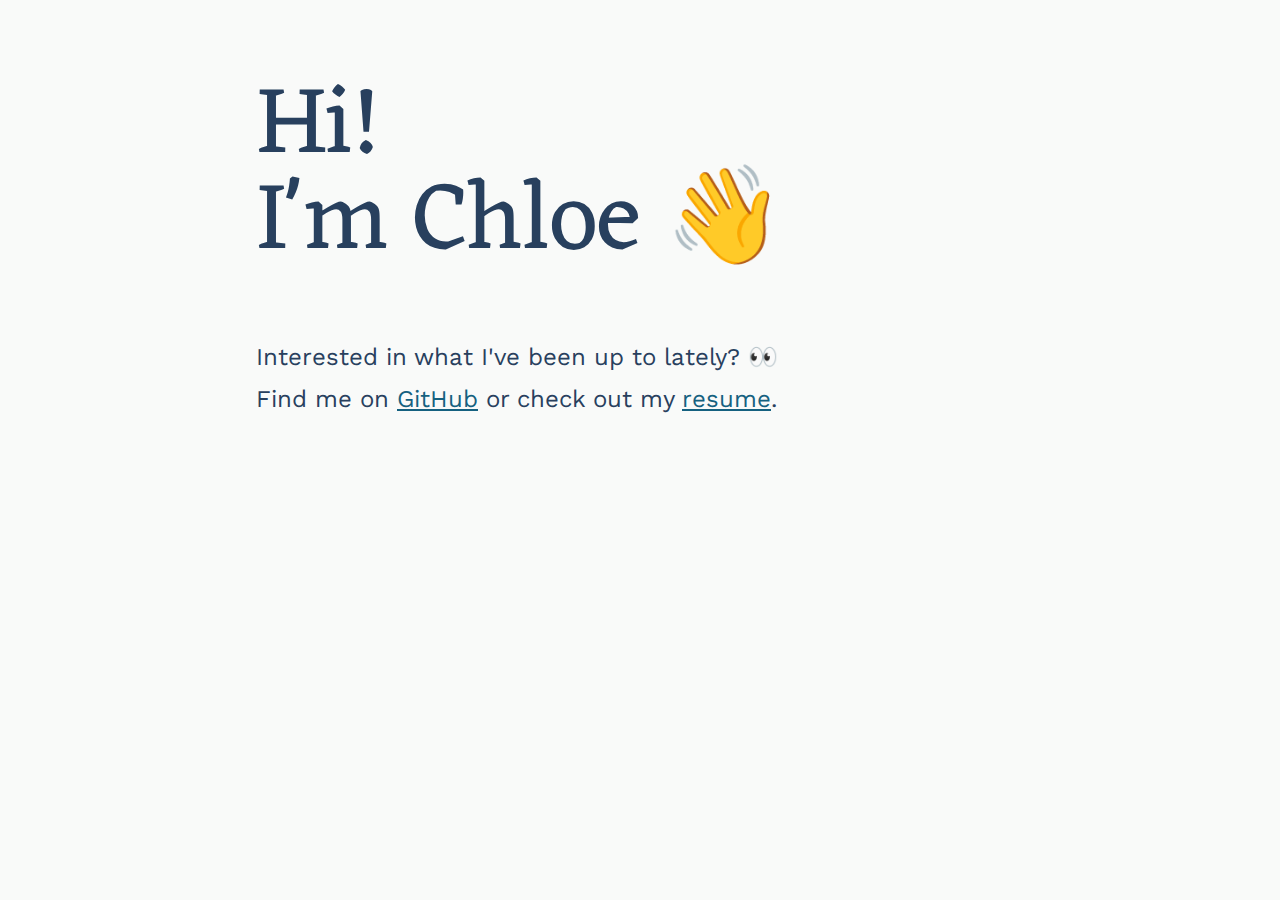
<file: index.html>
<!DOCTYPE html>
<html lang="en">
  <head>
    <meta charset="utf-8" />
    
    <title>Hi! I'm Chloe 👋 — Chloe Reimer</title>
    
    <meta name="viewport" content="width=device-width, initial-scale=1.0" />
    
    <link rel="icon" href="data:image/svg+xml,<svg xmlns=%22http://www.w3.org/2000/svg%22 viewBox=%220 0 100 100%22><text y=%22.9em%22 font-size=%2290%22>🌿</text></svg>">
    
    <link rel="stylesheet" href="css/normalize.css">
    <link rel="stylesheet" href="css/common.css">
    <link rel="stylesheet" href="css/pages/index.css">

    <link rel="preconnect" href="https://fonts.googleapis.com">
    <link rel="preconnect" href="https://fonts.gstatic.com" crossorigin>
    <link href="https://fonts.googleapis.com/css2?family=Eczar&family=Work+Sans:wght@400;500&display=swap" rel="stylesheet">
  </head>
  <body>
    <header>
      <h1 id="chloe">
        Hi!<br/>
        I'm Chloe 👋
      </h1>
    </header>

    <main id="summary">
      <p>
        Interested in what I've been up to lately? 👀<br/>
        Find me on <a href="https://github.com/chloereimer" target="_blank">GitHub</a> or check out my <a href="./resume" target="_blank">resume</a>.
      </p>
    </main>
  </body>
</html>
</file>
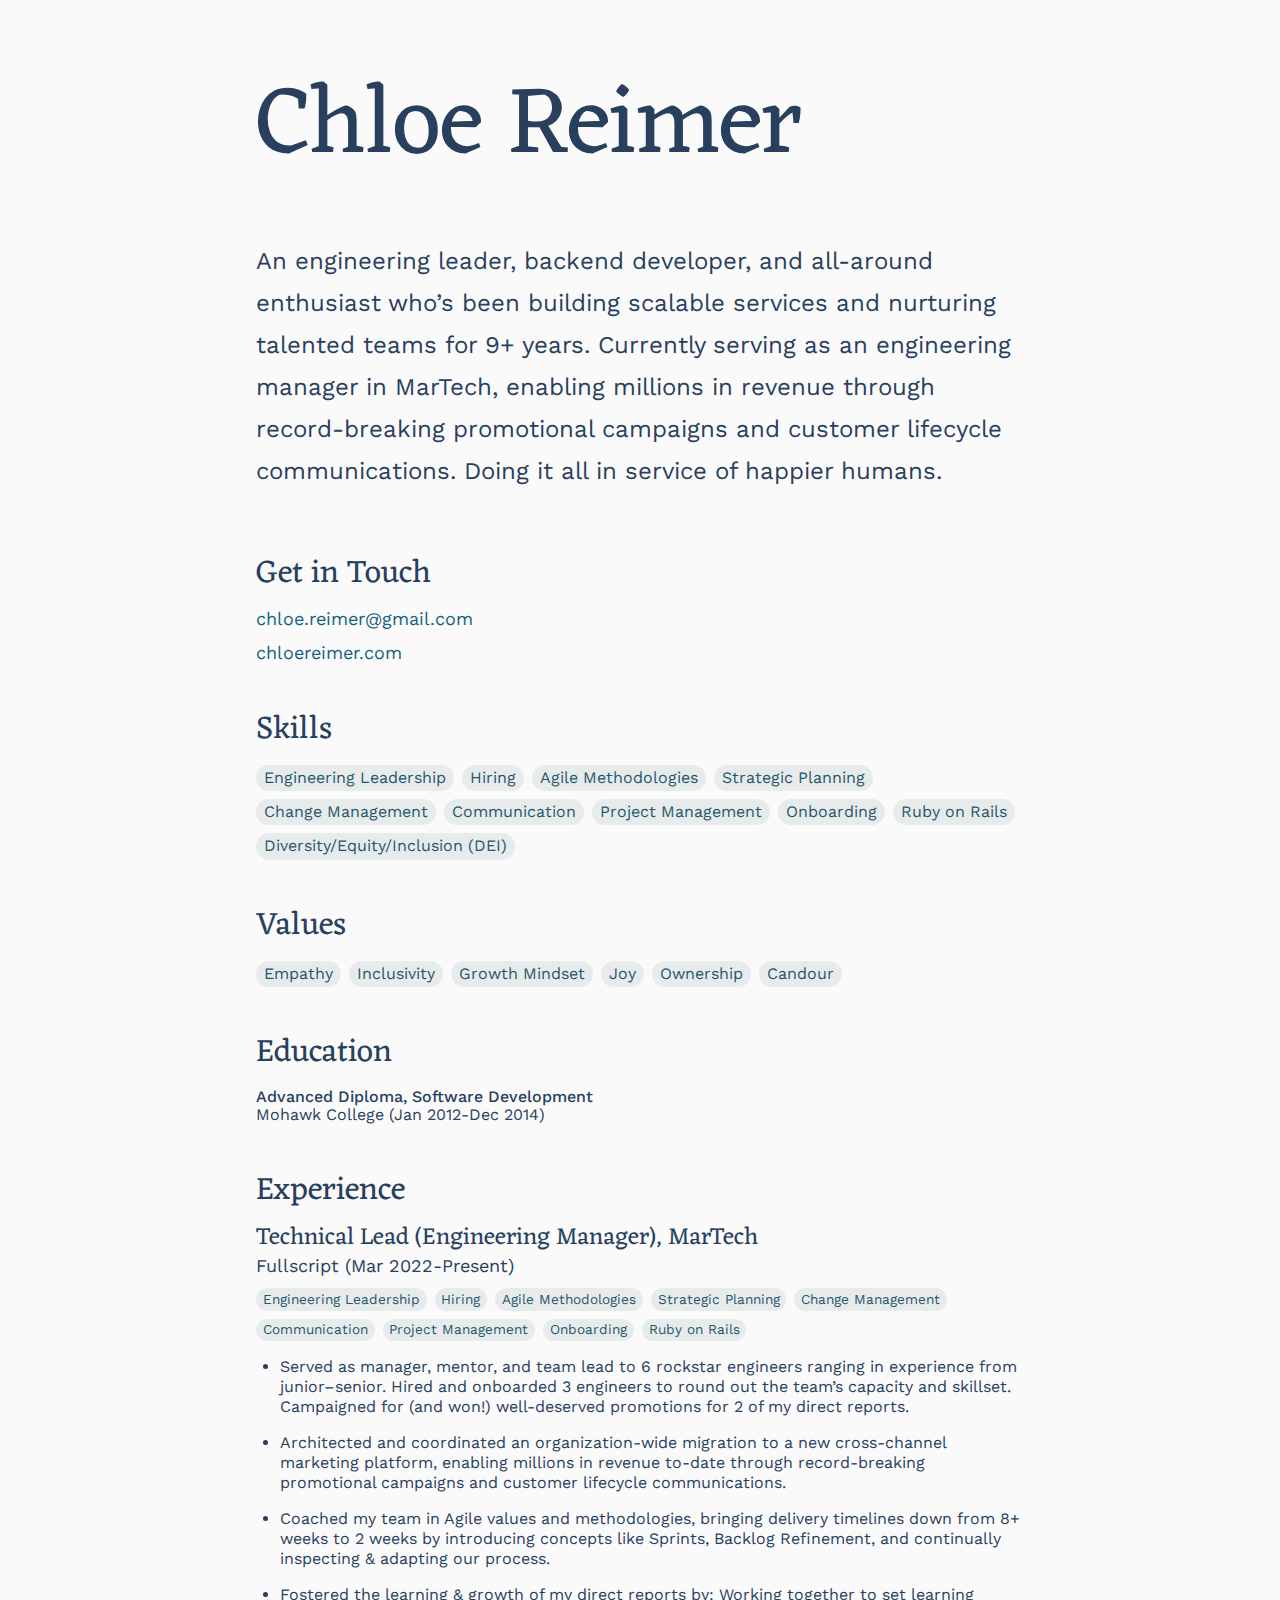
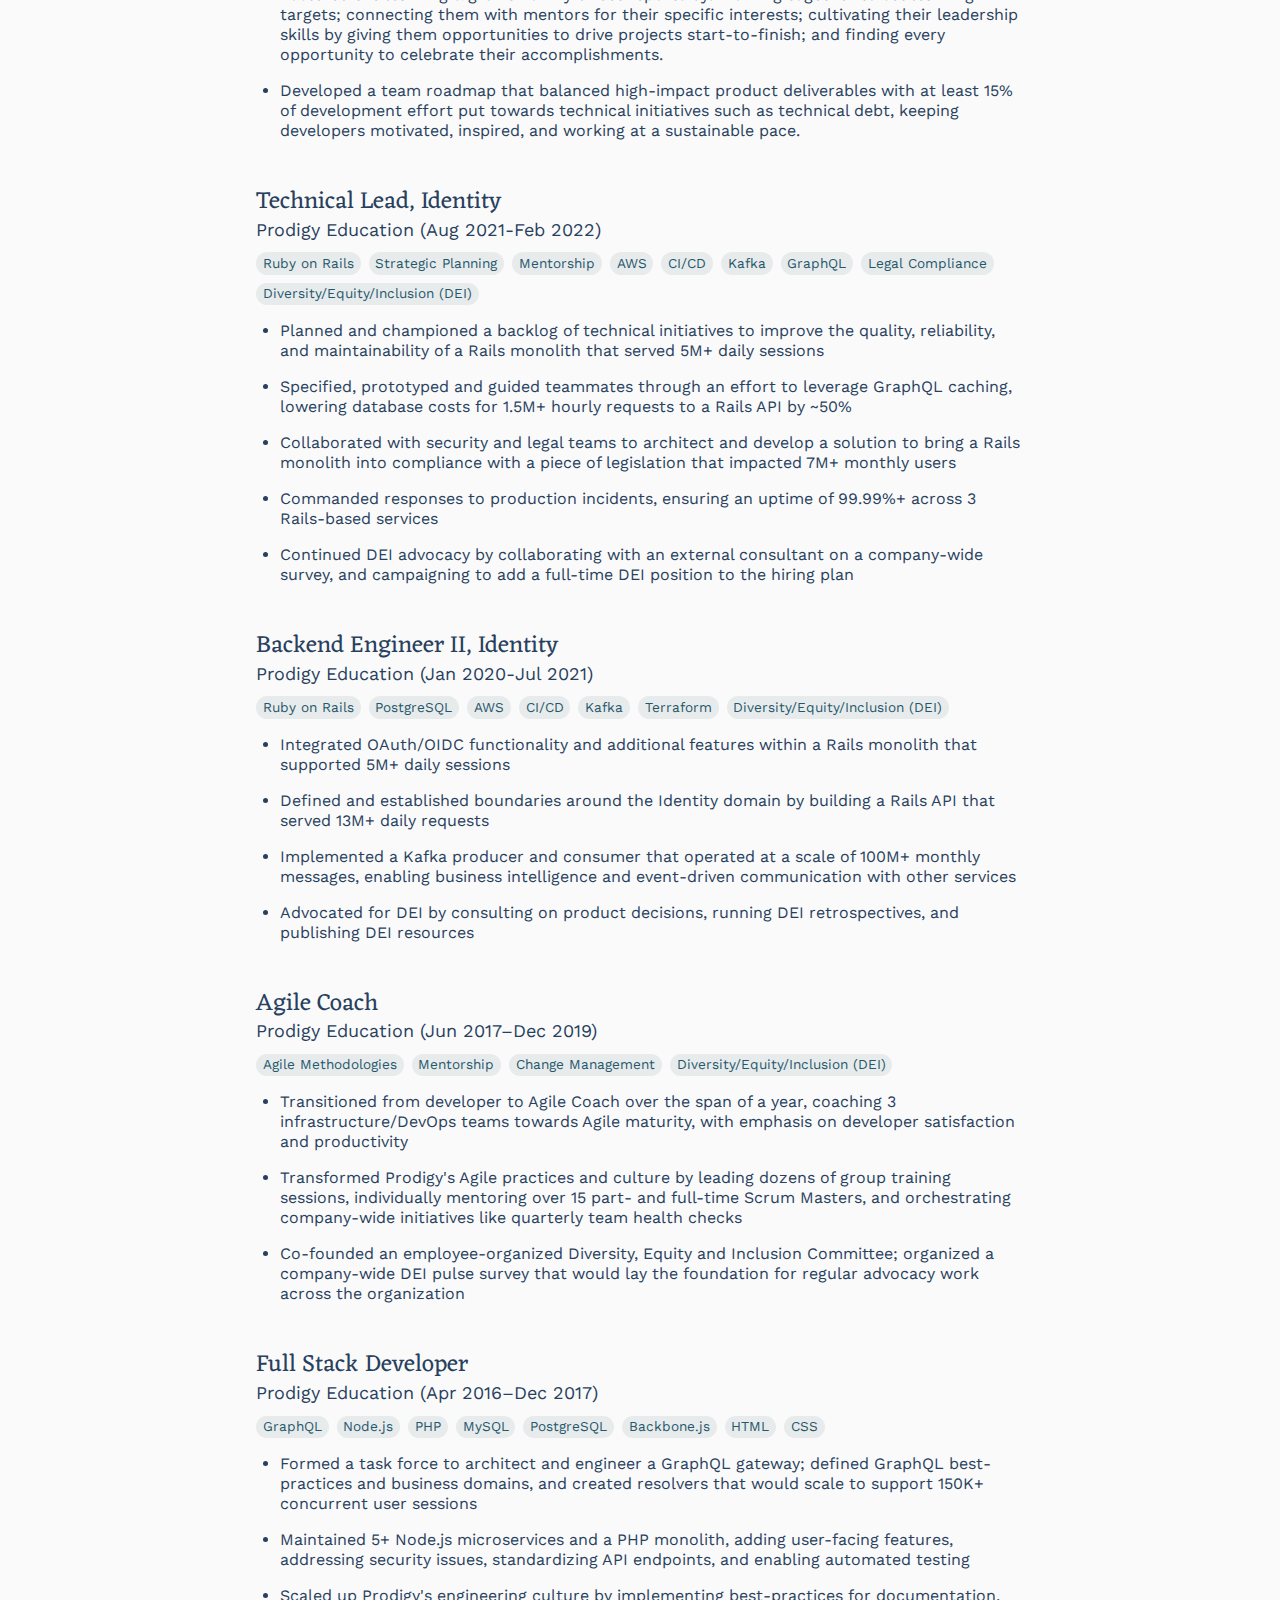
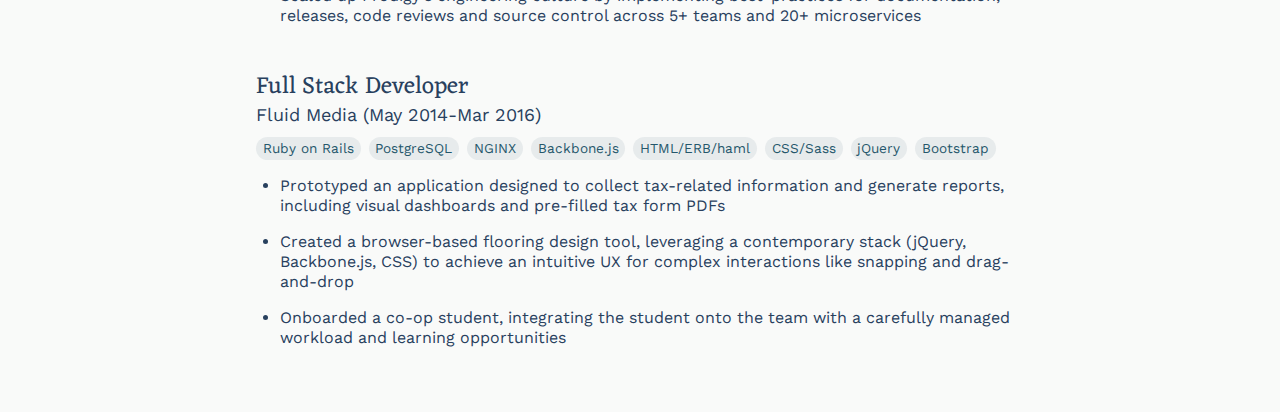
<file: resume.html>
<!DOCTYPE html>
<html lang="en">
  <head>
    <meta charset="utf-8" />

    <title>Resume — Chloe Reimer</title>

    <meta name="viewport" content="width=device-width, initial-scale=1.0" />

    <link rel="icon" href="data:image/svg+xml,<svg xmlns=%22http://www.w3.org/2000/svg%22 viewBox=%220 0 100 100%22><text y=%22.9em%22 font-size=%2290%22>🌿</text></svg>">

    <link rel="stylesheet" href="css/normalize.css">
    <link rel="stylesheet" href="css/common.css">
    <link rel="stylesheet" media="print" href="css/pages/resume/print.css">
    <link rel="stylesheet" media="screen" href="css/pages/resume/screen.css">

    <link rel="preconnect" href="https://fonts.googleapis.com">
    <link rel="preconnect" href="https://fonts.gstatic.com" crossorigin>
    <link href="https://fonts.googleapis.com/css2?family=Eczar:wght@400;500&family=Work+Sans:wght@400;500&display=swap" rel="stylesheet">
  </head>
  <body>
    <div class="page-fill"></div>
    <header id="header">
      <h1>Chloe Reimer</h1>
    </header>

    <main id="main">
      <section id="summary">
        <p>An engineering leader, backend developer, and all-around enthusiast who’s been building scalable services and nurturing talented teams for 9+ years. Currently serving as an engineering manager in MarTech, enabling millions in revenue through record-breaking promotional campaigns and customer lifecycle communications. Doing it all in service of happier humans.</p>
      </section>

      <aside id="aside">
        <section id="contact" aria-labelledby="contact-heading">
          <h2 id="contact-heading">Get in Touch</h2>
          <ul id="contact-list">
            <li><a href="mailto:chloe.reimer@gmail.com">chloe.reimer@gmail.com</a></li>
            <li><a href="https://www.chloereimer.com" target="_blank">chloereimer.com</a></li>
          </ul>
        </section>

        <section id="skills" aria-labelledby="skills-heading">
          <h2 id="skills-heading">Skills</h2>
          <ul class="skills-list pill-list">
            <li>Engineering Leadership</li>
            <li>Hiring</li>
            <li>Agile Methodologies</li>
            <li>Strategic Planning</li>
            <li>Change Management</li>
            <li>Communication</li>
            <li>Project Management</li>
            <li>Onboarding</li>
            <li>Ruby on Rails</li>
            <li>Diversity/Equity/Inclusion (DEI)</li>
          </ul>
        </section>

        <section id="values" aria-labelledby="values-heading">
          <h2 id="values-heading">Values</h2>
          <ul class="values-list pill-list">
            <li>Empathy</li>
            <li>Inclusivity</li>
            <li>Growth Mindset</li>
            <li>Joy</li>
            <li>Ownership</li>
            <li>Candour</li>
          </ul>
        </section>

        <section id="education" aria-labelledby="education-heading">
          <h2 id="education-heading">Education</h2>
          <p>
            <span class="program">Advanced Diploma, Software Development</span>
            <span class="institution">Mohawk College</span>
            <span class="date">(Jan 2012-Dec 2014)</span>
          </p>
        </section>
      </aside>

      <section id="experience" aria-labelledby="experience-heading">
        <h2 id="experience-heading">Experience</h2>

        <div class="role-section">
          <h3 class="role-heading">
            <span class="role">Technical Lead (Engineering Manager), MarTech</span>
            <span class="organization">Fullscript</span>
            <span class="date">(Mar 2022-Present)</span>
          </h3>
          <ul class="skills-list pill-list" aria-label="Skills">
            <li>Engineering Leadership</li>
            <li>Hiring</li>
            <li>Agile Methodologies</li>
            <li>Strategic Planning</li>
            <li>Change Management</li>
            <li>Communication</li>
            <li>Project Management</li>
            <li>Onboarding</li>
            <li>Ruby on Rails</li>
          </ul>
          <ul class="responsibilities-list" aria-label="Responsibilities">
            <li>Served as manager, mentor, and team lead to 6 rockstar engineers ranging in experience from junior–senior. Hired and onboarded 3 engineers to round out the team’s capacity and skillset. Campaigned for (and won!) well-deserved promotions for 2 of my direct reports.</li>
            <li>Architected and coordinated an organization-wide migration to a new cross-channel marketing platform, enabling millions in revenue to-date through record-breaking promotional campaigns and customer lifecycle communications.</li>
            <li>Coached my team in Agile values and methodologies, bringing delivery timelines down from 8+ weeks to 2 weeks by introducing concepts like Sprints, Backlog Refinement, and continually inspecting & adapting our process.</li>
            <li>Fostered the learning & growth of my direct reports by: Working together to set learning targets; connecting them with mentors for their specific interests; cultivating their leadership skills by giving them opportunities to drive projects start-to-finish; and finding every opportunity to celebrate their accomplishments.</li>
            <li>Developed a team roadmap that balanced high-impact product deliverables with at least 15% of development effort put towards technical initiatives such as technical debt, keeping developers motivated, inspired, and working at a sustainable pace.</li>
          </ul>
        </div>

        <div class="role-section">
          <h3 class="role-heading">
            <span class="role">Technical Lead, Identity</span>
            <span class="organization">Prodigy Education</span>
            <span class="date">(Aug 2021-Feb 2022)</span>
          </h3>
          <ul class="skills-list pill-list" aria-label="Skills">
            <li>Ruby on Rails</li>
            <li>Strategic Planning</li>
            <li>Mentorship</li>
            <li>AWS</li>
            <li>CI/CD</li>
            <li>Kafka</li>
            <li>GraphQL</li>
            <li>Legal Compliance</li>
            <li>Diversity/Equity/Inclusion (DEI)</li>
          </ul>
          <ul class="responsibilities-list" aria-label="Responsibilities">
            <li>Planned and championed a backlog of technical initiatives to improve the quality, reliability, and maintainability of a Rails monolith that served 5M+ daily sessions</li>
            <li>Specified, prototyped and guided teammates through an effort to leverage GraphQL caching, lowering database costs for 1.5M+ hourly requests to a Rails API by ~50%</li>
            <li>Collaborated with security and legal teams to architect and develop a solution to bring a Rails monolith into compliance with a piece of legislation that impacted 7M+ monthly users</li>
            <li>Commanded responses to production incidents, ensuring an uptime of 99.99%+ across 3 Rails-based services</li>
            <li>Continued DEI advocacy by collaborating with an external consultant on a company-wide survey, and campaigning to add a full-time DEI position to the hiring plan</li>
          </ul>
        </div>

        <div class="page-break"></div>

        <div class="role-section">
          <h3 class="role-heading">
            <span class="role">Backend Engineer II, Identity</span>
            <span class="organization">Prodigy Education</span>
            <span class="date">(Jan 2020-Jul 2021)</span>
          </h3>
          <ul class="skills-list pill-list" aria-label="Skills">
            <li>Ruby on Rails</li>
            <li>PostgreSQL</li>
            <li>AWS</li>
            <li>CI/CD</li>
            <li>Kafka</li>
            <li>Terraform</li>
            <li>Diversity/Equity/Inclusion (DEI)</li>
          </ul>
          <ul class="responsibilities-list" aria-label="Responsibilities">
            <li>Integrated OAuth/OIDC functionality and additional features within a Rails monolith that supported 5M+ daily sessions</li>
            <li>Defined and established boundaries around the Identity domain by building a Rails API that served 13M+ daily requests</li>
            <li>Implemented a Kafka producer and consumer that operated at a scale of 100M+ monthly messages, enabling business intelligence and event-driven communication with other services</li>
            <li>Advocated for DEI by consulting on product decisions, running DEI retrospectives, and publishing DEI resources</li>
          </ul>
        </div>

        <div class="role-section">
          <h3 class="role-heading">
            <span class="role">Agile Coach</span>
            <span class="organization">Prodigy Education</span>
            <span class="date">(Jun 2017–Dec 2019)</span>
          </h3>
          <ul class="skills-list pill-list" aria-label="Skills">
            <li>Agile Methodologies</li>
            <li>Mentorship</li>
            <li>Change Management</li>
            <li>Diversity/Equity/Inclusion (DEI)</li>
          </ul>
          <ul class="responsibilities-list" aria-label="Responsibilities">
            <li>Transitioned from developer to Agile Coach over the span of a year, coaching 3 infrastructure/DevOps teams towards Agile maturity, with emphasis on developer satisfaction and productivity</li>
            <li>Transformed Prodigy's Agile practices and culture by leading dozens of group training sessions, individually mentoring over 15 part- and full-time Scrum Masters, and orchestrating company-wide initiatives like quarterly team health checks</li>
            <li>Co-founded an employee-organized Diversity, Equity and Inclusion Committee; organized a company-wide DEI pulse survey that would lay the foundation for regular advocacy work across the organization</li>
          </ul>
        </div>

        <div class="role-section">
          <h3 class="role-heading">
            <span class="role">Full Stack Developer</span>
            <span class="organization">Prodigy Education</span>
            <span class="date">(Apr 2016–Dec 2017)</span>
          </h3>
          <ul class="skills-list pill-list" aria-label="Skills">
            <li>GraphQL</li>
            <li>Node.js</li>
            <li>PHP</li>
            <li>MySQL</li>
            <li>PostgreSQL</li>
            <li>Backbone.js</li>
            <li>HTML</li>
            <li>CSS</li>
          </ul>
          <ul class="responsibilities-list" aria-label="Responsibilities">
            <li>Formed a task force to architect and engineer a GraphQL gateway; defined GraphQL best-practices and business domains, and created resolvers that would scale to support 150K+ concurrent user sessions</li>
            <li>Maintained 5+ Node.js microservices and a PHP monolith, adding user-facing features, addressing security issues, standardizing API endpoints, and enabling automated testing</li>
            <li>Scaled up Prodigy's engineering culture by implementing best-practices for documentation, releases, code reviews and source control across 5+ teams and 20+ microservices</li>
          </ul>
        </div>

        <div class="role-section">
          <h3 class="role-heading">
            <span class="role">Full Stack Developer</span>
            <span class="organization">Fluid Media</span>
            <span class="date">(May 2014-Mar 2016)</span>
          </h3>
          <ul class="skills-list pill-list" aria-label="Skills">
            <li>Ruby on Rails</li>
            <li>PostgreSQL</li>
            <li>NGINX</li>
            <li>Backbone.js</li>
            <li>HTML/ERB/haml</li>
            <li>CSS/Sass</li>
            <li>jQuery</li>
            <li>Bootstrap</li>
          </ul>
          <ul class="responsibilities-list" aria-label="Responsibilities">
            <li>Prototyped an application designed to collect tax-related information and generate reports, including visual dashboards and pre-filled tax form PDFs</li>
            <li>Created a browser-based flooring design tool, leveraging a contemporary stack (jQuery, Backbone.js, CSS) to achieve an intuitive UX for complex interactions like snapping and drag-and-drop</li>
            <li>Onboarded a co-op student, integrating the student onto the team with a carefully managed workload and learning opportunities</li>
          </ul>
        </div>
      </section>
    </main>
  </body>
</html>
</file>
<file: css/common.css>
body {
  box-sizing: border-box;
  overflow-x: hidden;
  font-family: 'Work Sans', sans-serif;
  background-color: #f9faf9;
  color: #28405e;
}

h1, h2, h3, h4, h5, h6 {
  margin: 0;
  font-family: 'Eczar', serif;
  font-weight: 400;
}

p { margin: 0; }

ul { margin: 0; }

a {
  color: #156180;
}

/* components --------------------------------------------------------------- */

.pill-list {
  padding: 0;
  display: flex;
  flex-wrap: wrap;
  gap: 0.5rem;
}

.pill-list li {
  display: inline-block;
  white-space: nowrap;
  border-radius: 1em;
  padding: 0.25em 0.5em;
  background-color: #e7ebec;
  color: #25576b;
}
</file>
<file: css/pages/index.css>
body {
  max-width: 50rem;
  margin: auto;
  padding: 1rem;
}

#chloe, #summary {
  margin-top: 3rem;
  margin-bottom: 3rem;
}

@media only screen and (min-width: 321px) {
  #chloe, #summary {
    margin-top: 4rem;
    margin-bottom: 4rem;
  }

  #skills, #values, #experience, #education {
    margin-top: 3rem;
  }
}

#chloe {
  font-size: 4rem;
  line-height: 0.8;
}

@media only screen and (min-width: 321px) {
  #chloe {
    font-size: 5rem;
    line-height: 1;
  }
}

@media only screen and (min-width: 50rem) {
  #chloe {
    font-size: 6rem;
  }
}

#summary p {
  font-size: 1.125rem;
  line-height: 1.4;
}

@media only screen and (min-width: 600px) {
  #summary p {
    font-size: 1.3rem;
    line-height: 1.75;
  }
}

@media only screen and (min-width: 50rem) {
  #summary p {
    font-size: 1.5rem;
    line-height: 1.75;
  }
}
</file>
<file: css/pages/resume/print.css>
body {
  padding: 16mm 10mm 16mm;
}

/* fill all printed pages with the background colour */
.page-fill {
  content: "";
  position: fixed;
  top: 0;
  left: 0;
  width: 100%;
  height: 100%;
  background-color: #f9faf9;
  z-index: 0;
}

body * {
  position: relative;
  z-index: 1;
}

/* header ------------------------------------------------------------------- */

#header {
  font-size: 1.4rem;
  line-height: 1;
}

/* summary ------------------------------------------------------------------ */

#summary {
  font-size: 1rem;
  line-height: 1.4;
  margin: 1.25rem 0 1.75rem;
}

/* aside/experience layout -------------------------------------------------- */

#aside {
  float: left;
  width: 30%;
}

#aside {
  box-sizing: border-box;
  padding: 1rem 2rem 11rem 0;
  border-right: 1px dashed rgba(40, 64, 94, 0.35);
}

/* the first 2 roles should fit on the first page, next to the aside */
#experience-heading,
.role-section:nth-of-type(-n+2) {
  float: right;
  width: calc(70% - 1rem);
}

.page-break {
  height: 1px;
  page-break-after: always;
  clear: both;
}

/* add a heading to the second page */
.role-section:nth-of-type(4)::before {
  content: "Experience (Continued)";
  display: block;
  margin-bottom: 0.75rem;
  padding-top: 12mm;
  font-family: 'Eczar', serif;
  font-size: 1.5rem;
}

/* aside -------------------------------------------------------------------- */

#aside {
  display: flex;
  flex-direction: column;
}
#contact { order: 1; }
#skills { order: 2; }
#values { order: 3; }
#education { order: 4; }

#aside .pill-list {
  font-size: 0.75rem;
}

#contact-heading,
#education-heading,
#skills-heading,
#values-heading {
  margin: 1.5rem 0 0.5rem;
  font-size: 1.25rem;
}

#contact-heading {
  margin-top: 0;
}

/* contact section ---------------------------------------------------------- */

#contact-list {
  padding: 0;
  list-style: none;
  margin-top: 0.75rem;
}

#contact-list li {
  display: block;
}

#contact-list li {
  margin-bottom: 0.85rem;
}

#contact-list li:last-of-type {
  margin-bottom: 0;
}

#contact-list a {
  display: block;
  text-decoration: none;
}

#contact-list a:hover,
#contact-list a:focus,
#contact-list a:active {
  color: #28405e;
  text-decoration: underline;
}

/* education section -------------------------------------------------------- */

#education p {
  font-size: 0.9rem;
}

#education .program {
  font-weight: 500;
}

#education .institution,
#education .date {
  display: block;
}

/* experience section ------------------------------------------------------- */

#experience-heading {
  margin: 0.75rem 0 0;
}

/* hide related skills when printing; skills should be tailored in the
   skills section */
#experience .skills-list {
  display: none;
}

#experience .role-section {
  margin-top: 1rem;
}

#experience .role-heading {
  margin-bottom: 0.5rem;
  font-size: 1rem;
}

#experience .role-heading .role {
  display: block;
  font-size: 1.125rem;
}

#experience .role-heading .organization,
#experience .role-heading .date {
  font-family: 'Work Sans', sans-serif;
}

#experience .responsibilities-list {
  padding-left: 2.75rem;
  font-size: 0.85rem;
}

#experience .responsibilities-list li{
  padding-bottom: 0.65rem;
}
</file>
<file: css/pages/resume/screen.css>
/* page layout -------------------------------------------------------------- */

body {
  max-width: 50rem;
  margin: auto;
  padding: 1rem;
}

#header, #summary {
  margin-top: 3rem;
  margin-bottom: 3rem;
}

#contact, #skills, #values, #experience, #education {
  margin-top: 2rem;
}

@media (min-width: 321px) {
  #header, #summary {
    margin-top: 4rem;
    margin-bottom: 4rem;
  }

  #contact, #skills, #values, #experience, #education {
    margin-top: 3rem;
  }
}

@media (min-width: 90rem) {
  body {
    max-width: 60rem;
  }

  #main {
    display: grid;
    grid-template-areas:
      "summary summary"
      "aside experience";
    grid-template-columns: 30% 70%;
    column-gap: 1rem;
  }

  #summary {
    grid-area: summary;
    margin-top: 0;
    margin-bottom: 6rem;
  }

  #aside {
    grid-area: aside;
  }

  #experience {
    grid-area: experience;
  }

  #contact, #experience {
    margin-top: 0;
  }
}

/* section headings --------------------------------------------------------- */

h1, h2, h3, h4, h5, h6 {
  font-size: 1em;
}

#header {
  font-size: 4rem;
  line-height: 0.8;
}

@media (min-width: 321px) {
  #header {
    font-size: 5rem;
    line-height: 1;
  }
}

@media (min-width: 50rem) {
  #header {
    font-size: 6rem;
  }
}

@media (min-width: 90rem) {
  #header {
    font-size: 7rem;
  }
}

#contact-heading, #summary-heading, #skills-heading, #values-heading,
#education-heading, #experience-heading {
  margin-bottom: 1rem;
  font-size: 1.6rem;
}

@media (min-width: 321px) {
  #contact-heading, #summary-heading, #skills-heading, #values-heading,
  #education-heading, #experience-heading {
    font-size: 1.75rem;
  }
}

@media (min-width: 50rem) {
  #contact-heading, #summary-heading, #skills-heading, #values-heading,
  #education-heading, #experience-heading {
    font-size: 2rem;
  }
}

/* section: summary --------------------------------------------------------- */

#summary p {
  font-size: 1.125rem;
  line-height: 1.4;
}

@media only screen {
  #summary-heading { display: none; }
}

@media (min-width: 600px) {
  #summary p {
    font-size: 1.3rem;
    line-height: 1.75;
  }
}

@media (min-width: 50rem) {
  #summary p {
    font-size: 1.5rem;
    line-height: 1.75;
  }
}

@media (min-width: 90rem) {
  #summary p {
    font-size: 1.8rem;
  }
}

/* section: contact --------------------------------------------------------- */

#contact-list {
  padding: 0;
  list-style: none;
  margin-top: 0.75rem;
  font-size: 1.125rem;
}

#contact-list li {
  display: block;
}

#contact-list li {
  margin-bottom: 0.85rem;
}

#contact-list li:last-of-type {
  margin-bottom: 0;
}

#contact-list a {
  display: block;
  text-decoration: none;
}

#contact-list a:hover,
#contact-list a:focus,
#contact-list a:active {
  color: #28405e;
  text-decoration: underline;
}

/* section: education ------------------------------------------------------- */

#education .program {
  display: block;
  font-weight: 500;
}

/* section: experience ------------------------------------------------------ */

#experience .role-heading {
  margin-bottom: 0.5rem;
  font-size: 1.25rem;
}

#experience .skills-list {
  margin-bottom: 1rem;
}

#experience .role-heading .role {
  display: block;
}

#experience .role-heading .organization,
#experience .role-heading .date {
  font-family: 'Work Sans', sans-serif;
  font-size: 0.75em;
}

@media (min-width: 50rem) {
  #experience .role-heading {
    font-size: 1.5rem;
  }
}

#experience .skills-list {
  font-size: 0.85rem;
  margin-bottom: 1rem;
}

#experience .responsibilities-list {
  padding-inline-start: 1.5rem;
  margin-bottom: 3rem;
}

#experience .responsibilities-list li {
  margin-bottom: 1rem;
  line-height: 1.25rem;
}
</file>
